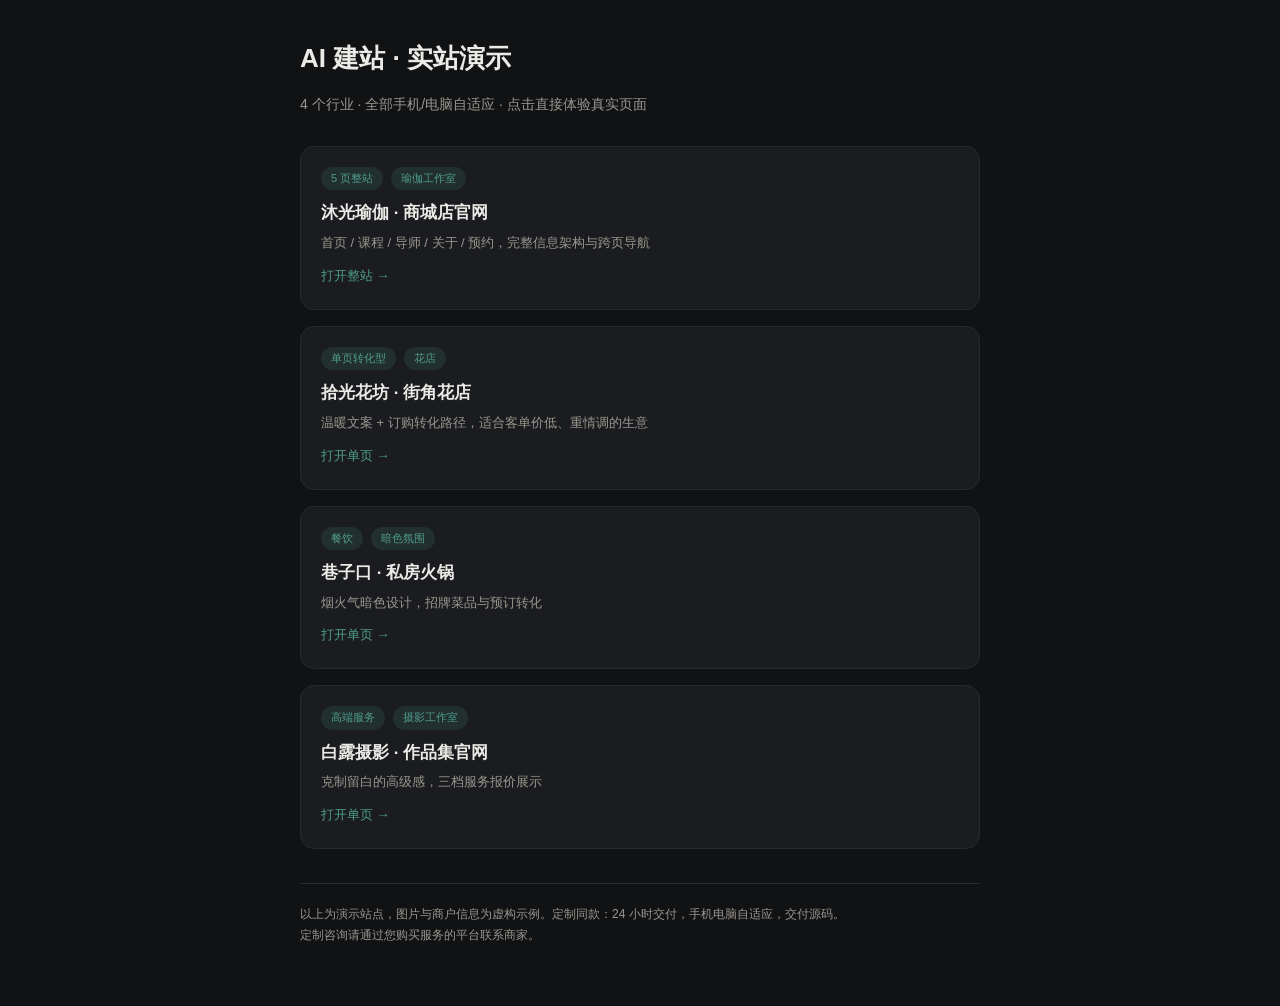
<file: index.html>
<!DOCTYPE html>
<html lang="zh-CN">
<head>
<meta charset="UTF-8">
<meta name="viewport" content="width=device-width, initial-scale=1.0">
<title>AI 建站作品集 · 4 行业实站演示</title>
<style>
  :root{--bg:#111214;--ink:#eceae6;--sub:#9b968e;--accent:#4f9d8b;--card:#1a1c1f;--line:#26292d}
  *{margin:0;padding:0;box-sizing:border-box}
  body{font-family:"PingFang SC","Microsoft YaHei",sans-serif;background:var(--bg);color:var(--ink);line-height:1.75}
  .wrap{max-width:720px;margin:0 auto;padding:36px 20px 60px}
  h1{font-size:26px;font-weight:700}
  .sub{color:var(--sub);font-size:14px;margin:10px 0 30px}
  .demo{display:block;background:var(--card);border:1px solid var(--line);border-radius:14px;padding:20px;margin-bottom:16px;text-decoration:none;color:var(--ink)}
  .demo:active{border-color:var(--accent)}
  .tag-row{display:flex;gap:8px;margin-bottom:8px;flex-wrap:wrap}
  .tag{font-size:11px;background:rgba(79,157,139,.15);color:var(--accent);padding:2px 10px;border-radius:999px}
  .demo h2{font-size:17px}
  .demo p{font-size:13px;color:var(--sub);margin-top:4px}
  .go{color:var(--accent);font-size:13px;margin-top:10px;display:inline-block}
  .note{border-top:1px solid var(--line);margin-top:34px;padding-top:20px;font-size:12px;color:var(--sub)}
</style>
</head>
<body>
<div class="wrap">
  <h1>AI 建站 · 实站演示</h1>
  <div class="sub">4 个行业 · 全部手机/电脑自适应 · 点击直接体验真实页面</div>

  <a class="demo" href="yoga/index.html">
    <div class="tag-row"><span class="tag">5 页整站</span><span class="tag">瑜伽工作室</span></div>
    <h2>沐光瑜伽 · 商城店官网</h2>
    <p>首页 / 课程 / 导师 / 关于 / 预约，完整信息架构与跨页导航</p>
    <span class="go">打开整站 →</span>
  </a>

  <a class="demo" href="florist/index.html">
    <div class="tag-row"><span class="tag">单页转化型</span><span class="tag">花店</span></div>
    <h2>拾光花坊 · 街角花店</h2>
    <p>温暖文案 + 订购转化路径，适合客单价低、重情调的生意</p>
    <span class="go">打开单页 →</span>
  </a>

  <a class="demo" href="hotpot/index.html">
    <div class="tag-row"><span class="tag">餐饮</span><span class="tag">暗色氛围</span></div>
    <h2>巷子口 · 私房火锅</h2>
    <p>烟火气暗色设计，招牌菜品与预订转化</p>
    <span class="go">打开单页 →</span>
  </a>

  <a class="demo" href="studio/index.html">
    <div class="tag-row"><span class="tag">高端服务</span><span class="tag">摄影工作室</span></div>
    <h2>白露摄影 · 作品集官网</h2>
    <p>克制留白的高级感，三档服务报价展示</p>
    <span class="go">打开单页 →</span>
  </a>

  <div class="note">
    以上为演示站点，图片与商户信息为虚构示例。定制同款：24 小时交付，手机电脑自适应，交付源码。<br>
    定制咨询请通过您购买服务的平台联系商家。
  </div>
</div>
</body>
</html>
</file>
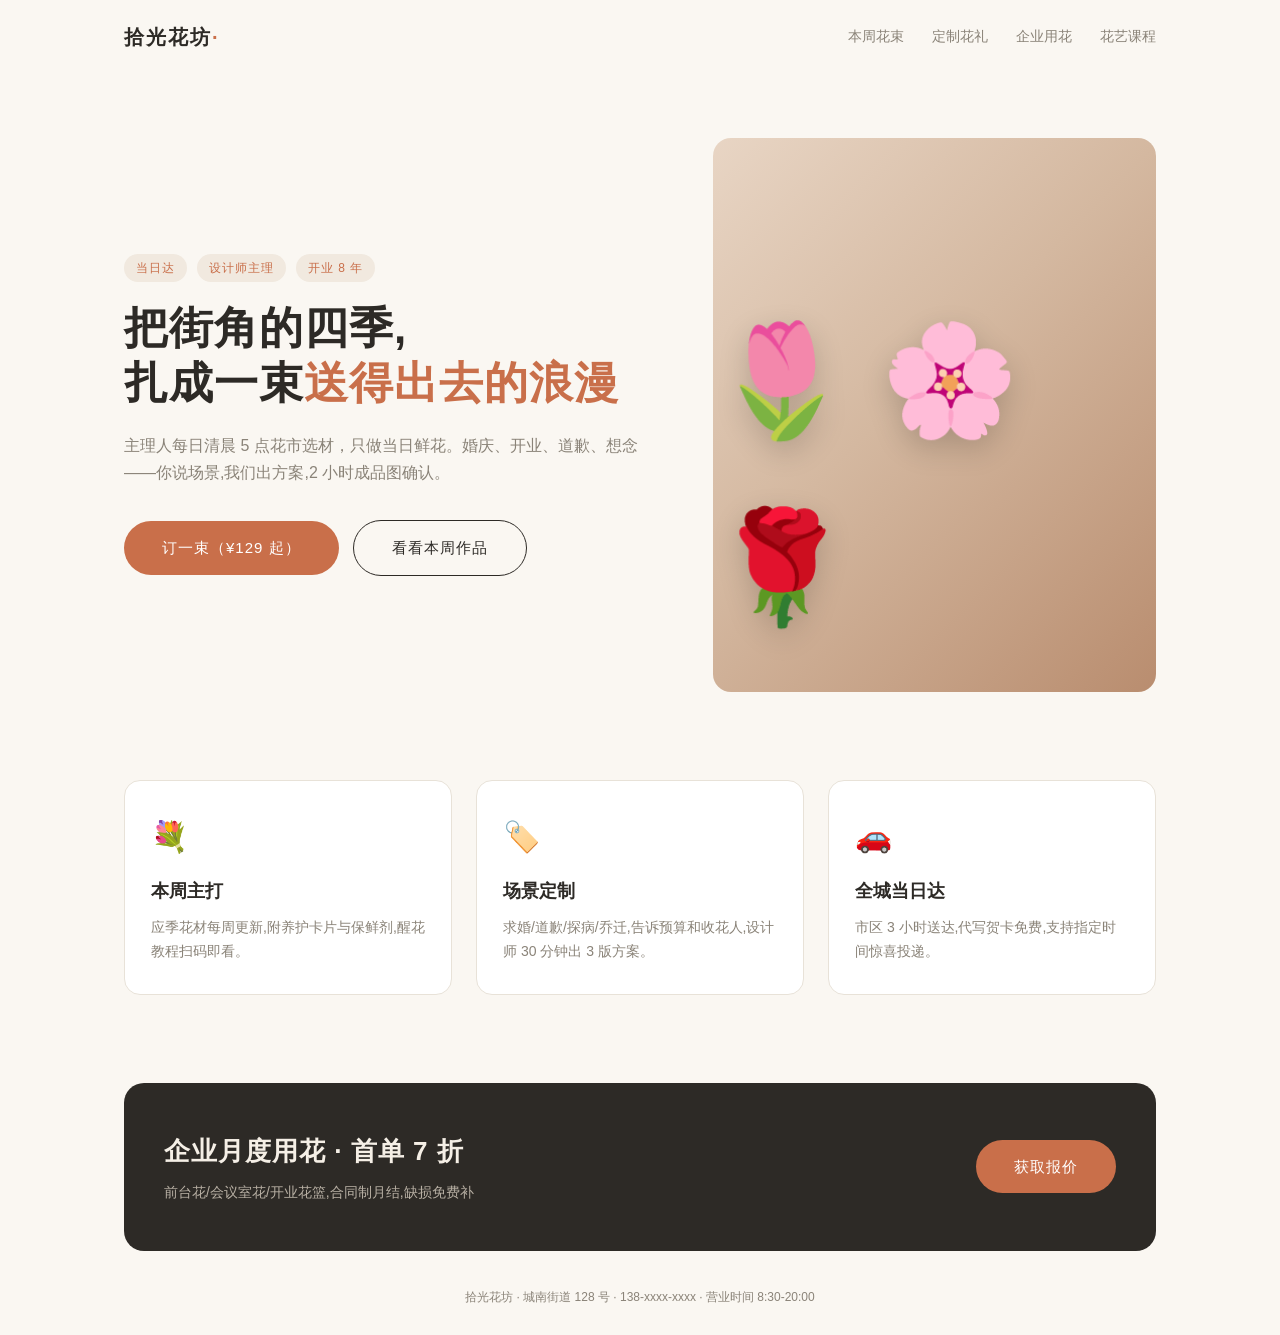
<file: florist/index.html>
<!DOCTYPE html>
<html lang="zh-CN">
<head>
<meta charset="UTF-8">
<meta name="viewport" content="width=device-width, initial-scale=1.0">
<title>拾光花坊 · 街角花店</title>
<style>
  :root{
    --bg:#faf7f2; --ink:#2d2a26; --sub:#8a8378; --accent:#c96f4a; --card:#ffffff; --line:#e8e2d8;
  }
  *{margin:0;padding:0;box-sizing:border-box}
  body{font-family:"PingFang SC","Microsoft YaHei",sans-serif;background:var(--bg);color:var(--ink);line-height:1.7}
  .wrap{max-width:1080px;margin:0 auto;padding:0 24px}
  nav{display:flex;justify-content:space-between;align-items:center;padding:20px 0}
  nav .logo{font-weight:700;font-size:20px;letter-spacing:2px}
  nav .logo span{color:var(--accent)}
  nav ul{display:flex;gap:28px;list-style:none;font-size:14px;color:var(--sub)}
  .hero{display:grid;grid-template-columns:1.1fr .9fr;gap:48px;align-items:center;padding:64px 0 88px}
  .hero h1{font-size:44px;line-height:1.25;letter-spacing:1px}
  .hero h1 em{font-style:normal;color:var(--accent)}
  .hero p{color:var(--sub);margin:22px 0 34px;font-size:16px}
  .btn{display:inline-block;background:var(--accent);color:#fff;padding:14px 38px;border-radius:999px;text-decoration:none;font-size:15px;letter-spacing:1px}
  .btn.ghost{background:transparent;color:var(--ink);border:1.5px solid var(--ink);margin-left:14px}
  .photo{aspect-ratio:4/5;background:linear-gradient(135deg,#e8d5c4 0%,#d4b8a0 45%,#b98d6f 100%);border-radius:18px;display:flex;align-items:end;justify-content:center;position:relative;overflow:hidden}
  .photo::after{content:"🌷 🌸 🌹";font-size:110px;position:absolute;bottom:32px;text-shadow:0 10px 30px rgba(0,0,0,.18)}
  .tags{display:flex;gap:10px;margin-bottom:18px}
  .tag{font-size:12px;background:#f1e9df;color:var(--accent);padding:4px 12px;border-radius:999px;letter-spacing:1px}
  .grid{display:grid;grid-template-columns:repeat(3,1fr);gap:24px;padding:0 0 88px}
  .card{background:var(--card);border:1px solid var(--line);border-radius:16px;padding:30px 26px}
  .card h3{font-size:18px;margin:14px 0 10px}
  .card p{font-size:14px;color:var(--sub)}
  .ico{font-size:30px}
  .band{background:var(--ink);color:#f5efe6;border-radius:20px;padding:46px 40px;display:flex;justify-content:space-between;align-items:center}
  .band h2{font-size:26px;letter-spacing:1px}
  .band p{color:#b8b0a4;font-size:14px;margin-top:8px}
  footer{text-align:center;color:var(--sub);font-size:12px;padding:36px 0 28px}
</style>
</head>
<body>
<div class="wrap">
  <nav>
    <div class="logo">拾光花坊<span>·</span></div>
    <ul><li>本周花束</li><li>定制花礼</li><li>企业用花</li><li>花艺课程</li></ul>
  </nav>
  <section class="hero">
    <div>
      <div class="tags"><span class="tag">当日达</span><span class="tag">设计师主理</span><span class="tag">开业 8 年</span></div>
      <h1>把街角的四季,<br>扎成一束<em>送得出去的浪漫</em></h1>
      <p>主理人每日清晨 5 点花市选材，只做当日鲜花。婚庆、开业、道歉、想念——你说场景,我们出方案,2 小时成品图确认。</p>
      <a class="btn" href="#order">订一束（¥129 起）</a><a class="btn ghost" href="#works">看看本周作品</a>
    </div>
    <div class="photo"></div>
  </section>
  <section class="grid">
    <div class="card"><div class="ico">💐</div><h3>本周主打</h3><p>应季花材每周更新,附养护卡片与保鲜剂,醒花教程扫码即看。</p></div>
    <div class="card"><div class="ico">🏷️</div><h3>场景定制</h3><p>求婚/道歉/探病/乔迁,告诉预算和收花人,设计师 30 分钟出 3 版方案。</p></div>
    <div class="card"><div class="ico">🚗</div><h3>全城当日达</h3><p>市区 3 小时送达,代写贺卡免费,支持指定时间惊喜投递。</p></div>
  </section>
  <section class="band">
    <div><h2>企业月度用花 · 首单 7 折</h2><p>前台花/会议室花/开业花篮,合同制月结,缺损免费补</p></div>
    <a class="btn" href="#b2b">获取报价</a>
  </section>
  <footer>拾光花坊 · 城南街道 128 号 · 138-xxxx-xxxx · 营业时间 8:30-20:00</footer>
</div>
</body>
</html>
</file>
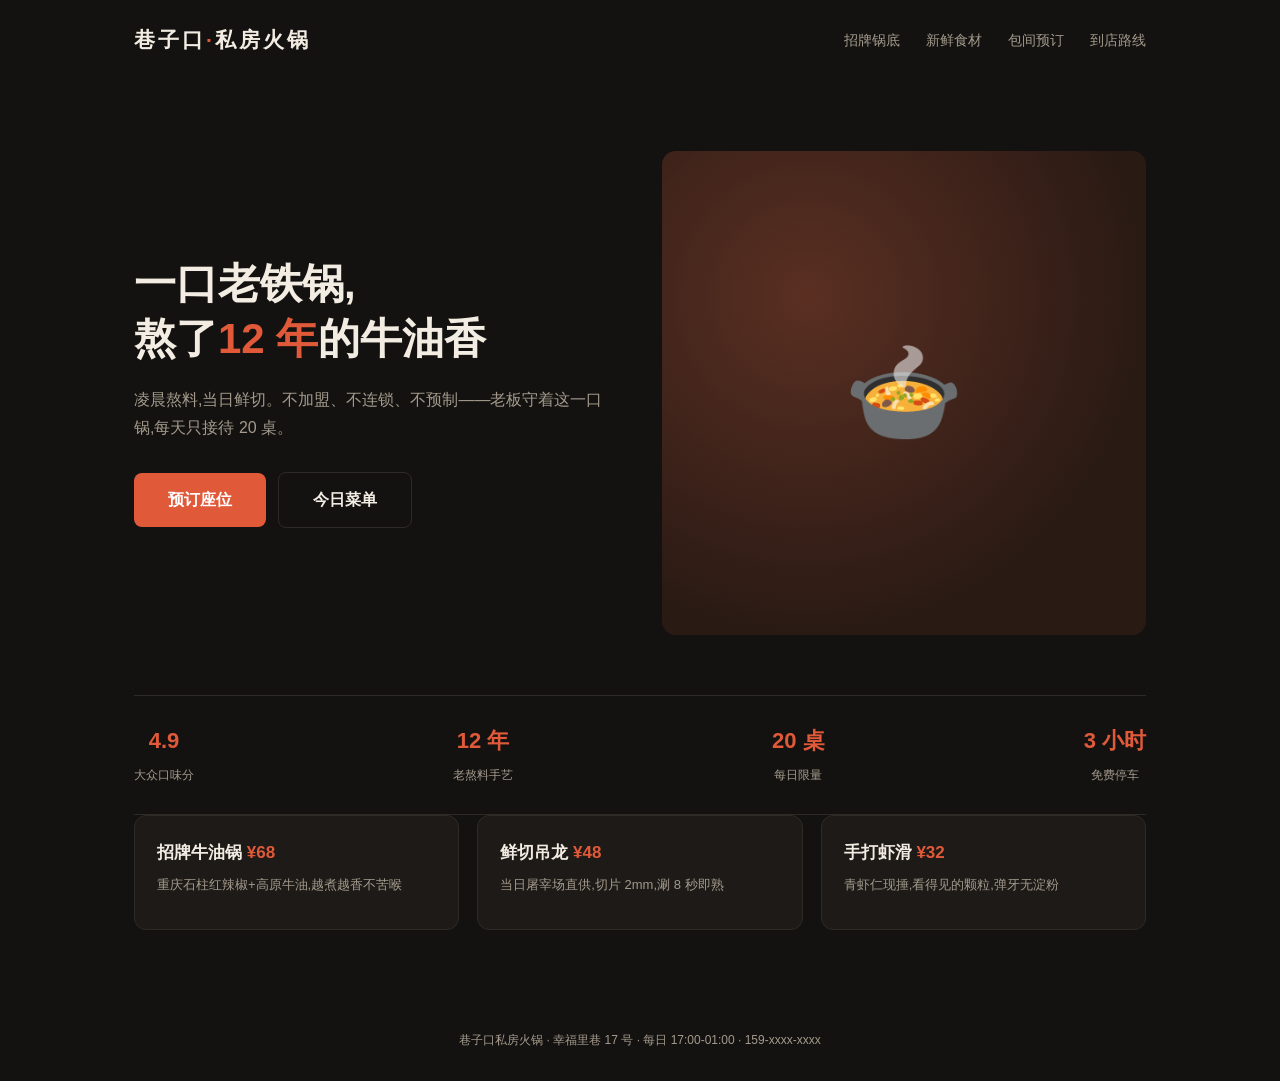
<file: hotpot/index.html>
<!DOCTYPE html>
<html lang="zh-CN">
<head>
<meta charset="UTF-8">
<meta name="viewport" content="width=device-width, initial-scale=1.0">
<title>巷子口·私房火锅</title>
<style>
  :root{--bg:#141210;--ink:#f2ece2;--sub:#a39a8c;--accent:#e05a3a;--card:#1d1a17;--line:#2e2a25}
  *{margin:0;padding:0;box-sizing:border-box}
  body{font-family:"PingFang SC","Microsoft YaHei",sans-serif;background:var(--bg);color:var(--ink);line-height:1.75}
  .wrap{max-width:1060px;margin:0 auto;padding:0 24px}
  nav{display:flex;justify-content:space-between;align-items:center;padding:22px 0}
  .logo{font-weight:800;font-size:21px;letter-spacing:3px}.logo span{color:var(--accent)}
  nav ul{display:flex;gap:26px;list-style:none;font-size:14px;color:var(--sub)}
  .hero{padding:70px 0 60px;display:grid;grid-template-columns:1fr 1fr;gap:44px;align-items:center}
  .hero h1{font-size:42px;line-height:1.3}
  .hero h1 em{font-style:normal;color:var(--accent)}
  .hero p{color:var(--sub);margin:20px 0 30px}
  .btn{display:inline-block;background:var(--accent);color:#fff;padding:13px 34px;border-radius:8px;text-decoration:none;font-weight:600}
  .btn.ghost{background:transparent;border:1px solid var(--line);color:var(--ink);margin-left:12px}
  .img{aspect-ratio:1/1;background:radial-gradient(circle at 30% 30%,#5a2f22,#2a1a14 70%);border-radius:14px;display:flex;align-items:center;justify-content:center;font-size:96px}
  .menu{display:grid;grid-template-columns:repeat(3,1fr);gap:18px;padding-bottom:70px}
  .dish{background:var(--card);border:1px solid var(--line);border-radius:12px;padding:22px}
  .dish .n{font-size:17px;font-weight:700}.dish .d{font-size:13px;color:var(--sub);margin:6px 0 10px}
  .price{color:var(--accent);font-weight:700}
  .strip{border-top:1px solid var(--line);border-bottom:1px solid var(--line);padding:26px 0;display:flex;justify-content:space-between;gap:20px;text-align:center}
  .strip b{font-size:22px;color:var(--accent);display:block}
  .strip span{font-size:12px;color:var(--sub)}
  footer{text-align:center;color:var(--sub);font-size:12px;padding:30px 0}
</style>
</head>
<body>
<div class="wrap">
  <nav><div class="logo">巷子口<span>·</span>私房火锅</div><ul><li>招牌锅底</li><li>新鲜食材</li><li>包间预订</li><li>到店路线</li></ul></nav>
  <section class="hero">
    <div>
      <h1>一口老铁锅,<br>熬了<em>12 年</em>的牛油香</h1>
      <p>凌晨熬料,当日鲜切。不加盟、不连锁、不预制——老板守着这一口锅,每天只接待 20 桌。</p>
      <a class="btn" href="#book">预订座位</a><a class="btn ghost" href="#menu">今日菜单</a>
    </div>
    <div class="img">🍲</div>
  </section>
  <div class="strip">
    <div><b>4.9</b><span>大众口味分</span></div>
    <div><b>12 年</b><span>老熬料手艺</span></div>
    <div><b>20 桌</b><span>每日限量</span></div>
    <div><b>3 小时</b><span>免费停车</span></div>
  </div>
  <section class="menu" id="menu">
    <div class="dish"><div class="n">招牌牛油锅 <span class="price">¥68</span></div><div class="d">重庆石柱红辣椒+高原牛油,越煮越香不苦喉</div></div>
    <div class="dish"><div class="n">鲜切吊龙 <span class="price">¥48</span></div><div class="d">当日屠宰场直供,切片 2mm,涮 8 秒即熟</div></div>
    <div class="dish"><div class="n">手打虾滑 <span class="price">¥32</span></div><div class="d">青虾仁现捶,看得见的颗粒,弹牙无淀粉</div></div>
  </section>
  <footer>巷子口私房火锅 · 幸福里巷 17 号 · 每日 17:00-01:00 · 159-xxxx-xxxx</footer>
</div>
</body>
</html>
</file>
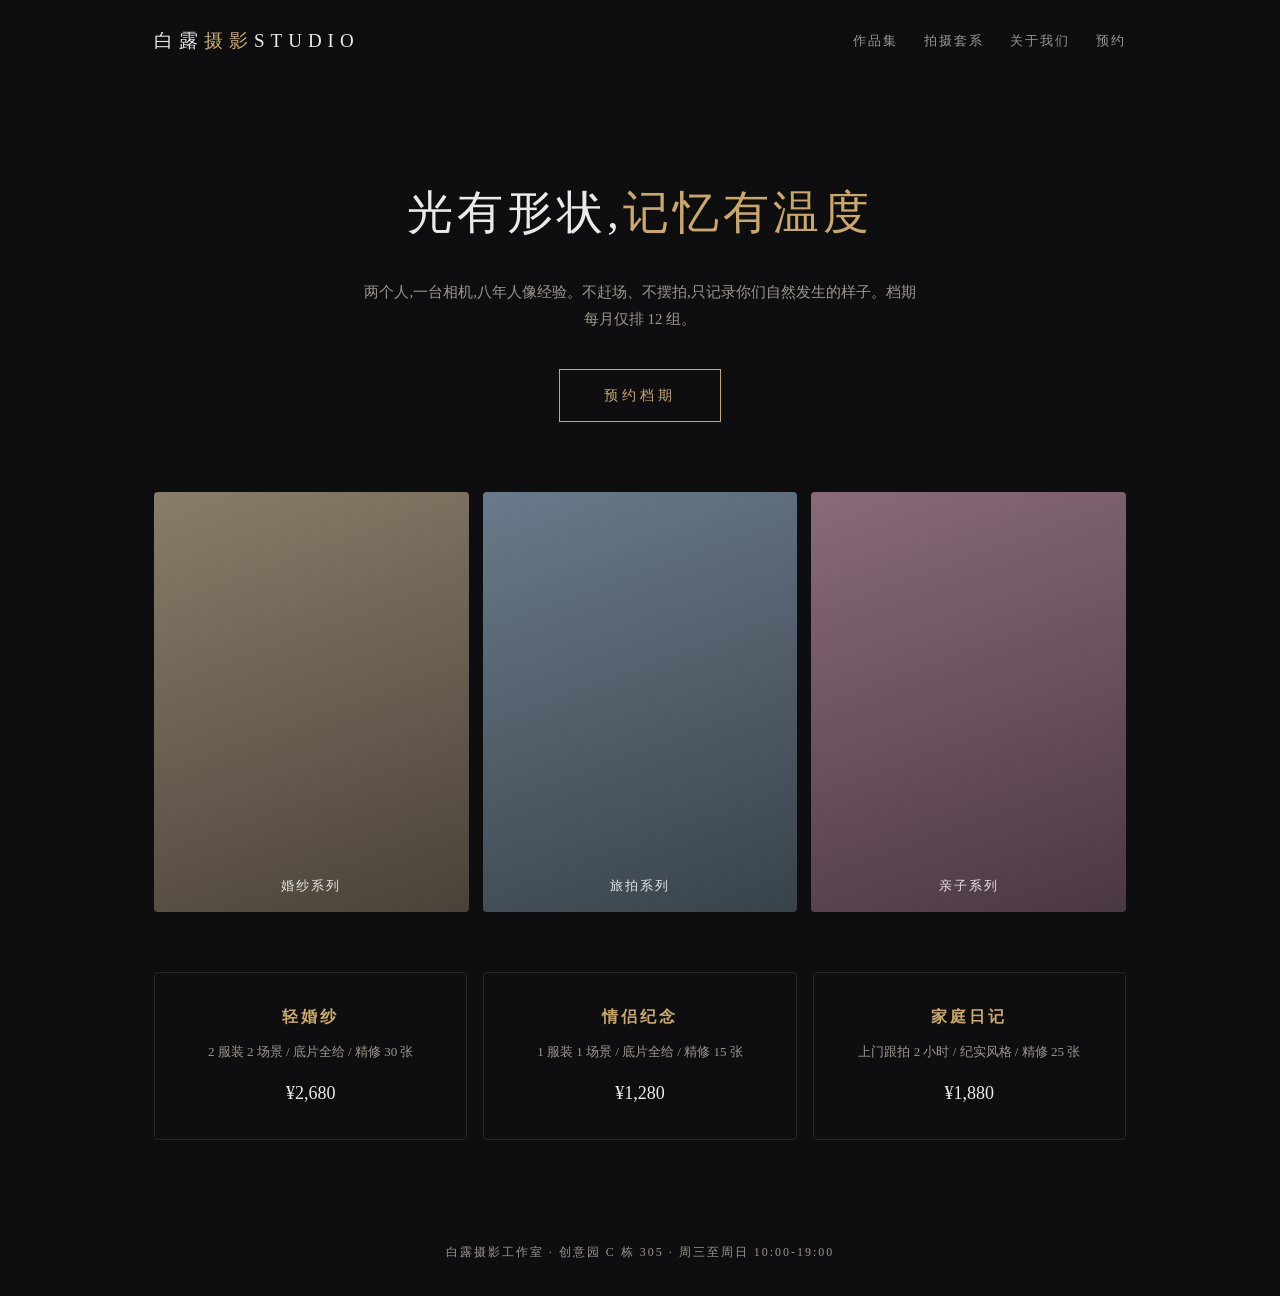
<file: studio/index.html>
<!DOCTYPE html>
<html lang="zh-CN">
<head>
<meta charset="UTF-8">
<meta name="viewport" content="width=device-width, initial-scale=1.0">
<title>白露摄影工作室</title>
<style>
  :root{--bg:#0e0e10;--ink:#eceae6;--sub:#9b968e;--accent:#c9a86a;--card:#17171a;--line:#26262b}
  *{margin:0;padding:0;box-sizing:border-box}
  body{font-family:"PingFang SC","Microsoft YaHei",serif;background:var(--bg);color:var(--ink);line-height:1.8}
  .wrap{max-width:1020px;margin:0 auto;padding:0 24px}
  nav{display:flex;justify-content:space-between;align-items:center;padding:24px 0}
  .logo{letter-spacing:6px;font-size:19px}.logo span{color:var(--accent)}
  nav ul{display:flex;gap:26px;list-style:none;font-size:13px;color:var(--sub);letter-spacing:2px}
  .hero{text-align:center;padding:90px 0 70px}
  .hero h1{font-size:46px;letter-spacing:4px;font-weight:400}
  .hero h1 b{color:var(--accent);font-weight:400}
  .hero p{color:var(--sub);margin:24px auto 36px;max-width:560px;font-size:15px}
  .btn{display:inline-block;border:1px solid var(--accent);color:var(--accent);padding:13px 44px;text-decoration:none;letter-spacing:4px;font-size:14px}
  .gallery{display:grid;grid-template-columns:repeat(3,1fr);gap:14px;padding-bottom:60px}
  .ph{aspect-ratio:3/4;border-radius:4px;display:flex;align-items:end;justify-content:center;padding:14px;font-size:13px;letter-spacing:2px;color:rgba(255,255,255,.85)}
  .p1{background:linear-gradient(160deg,#8a7c6a,#4a4238)}
  .p2{background:linear-gradient(160deg,#6a7a8a,#38424a)}
  .p3{background:linear-gradient(160deg,#8a6a7a,#4a3842)}
  .svc{display:grid;grid-template-columns:repeat(3,1fr);gap:16px;padding-bottom:70px;text-align:center}
  .s{border:1px solid var(--line);padding:30px 20px;border-radius:4px}
  .s h3{font-size:16px;letter-spacing:3px;margin-bottom:8px;color:var(--accent)}
  .s p{font-size:13px;color:var(--sub)}
  .s .pr{margin-top:14px;font-size:18px}
  footer{text-align:center;color:var(--sub);font-size:12px;letter-spacing:2px;padding:32px 0}
</style>
</head>
<body>
<div class="wrap">
  <nav><div class="logo">白露<span>摄影</span>STUDIO</div><ul><li>作品集</li><li>拍摄套系</li><li>关于我们</li><li>预约</li></ul></nav>
  <section class="hero">
    <h1>光有形状,<b>记忆有温度</b></h1>
    <p>两个人,一台相机,八年人像经验。不赶场、不摆拍,只记录你们自然发生的样子。档期每月仅排 12 组。</p>
    <a class="btn" href="#book">预约档期</a>
  </section>
  <section class="gallery">
    <div class="ph p1">婚纱系列</div>
    <div class="ph p2">旅拍系列</div>
    <div class="ph p3">亲子系列</div>
  </section>
  <section class="svc">
    <div class="s"><h3>轻婚纱</h3><p>2 服装 2 场景 / 底片全给 / 精修 30 张</p><div class="pr">¥2,680</div></div>
    <div class="s"><h3>情侣纪念</h3><p>1 服装 1 场景 / 底片全给 / 精修 15 张</p><div class="pr">¥1,280</div></div>
    <div class="s"><h3>家庭日记</h3><p>上门跟拍 2 小时 / 纪实风格 / 精修 25 张</p><div class="pr">¥1,880</div></div>
  </section>
  <footer>白露摄影工作室 · 创意园 C 栋 305 · 周三至周日 10:00-19:00</footer>
</div>
</body>
</html>
</file>
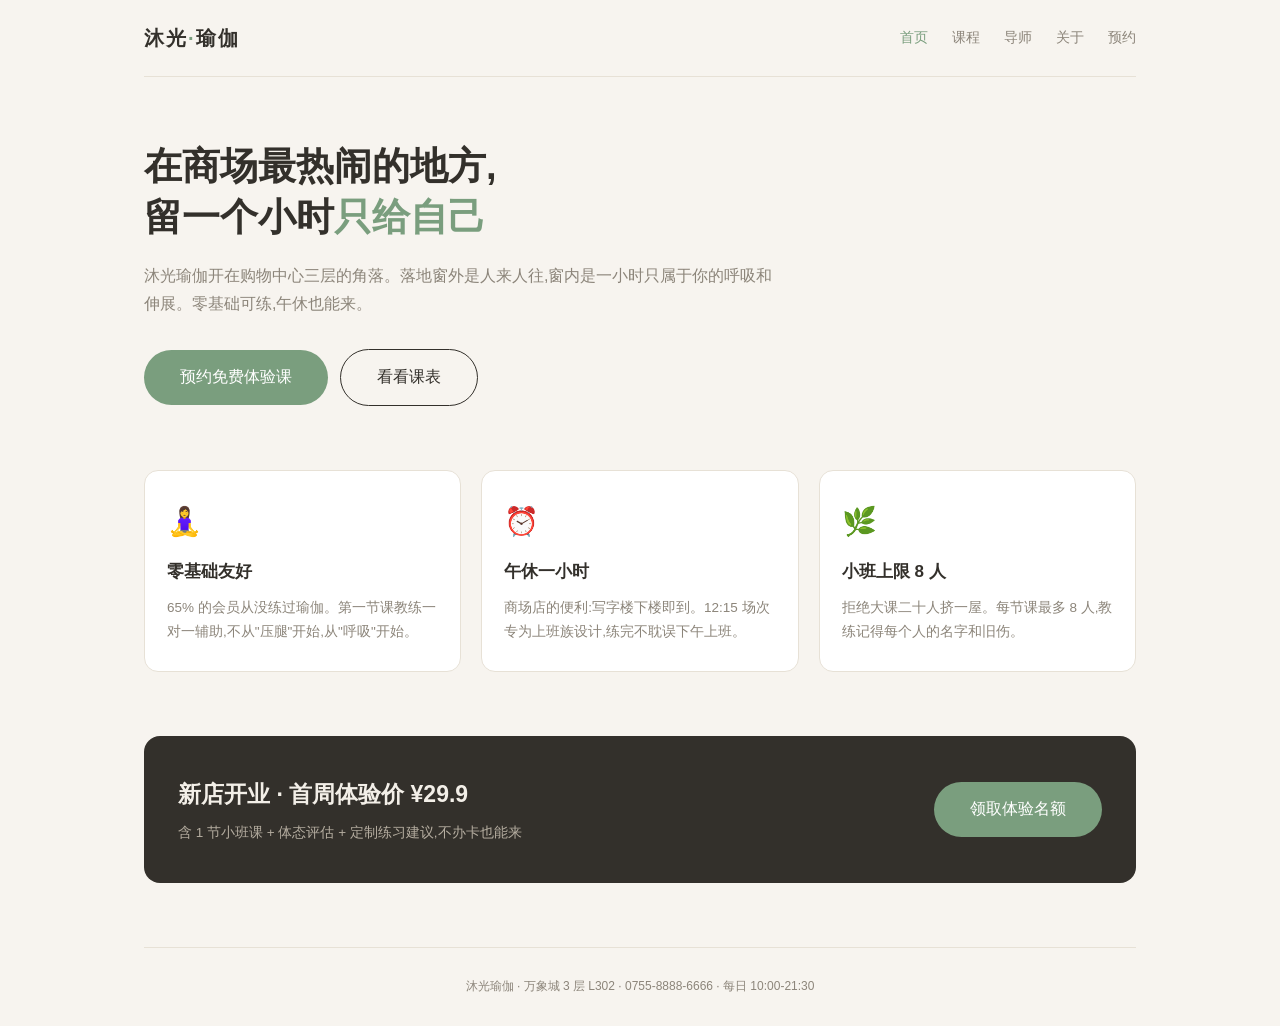
<file: yoga/index.html>
<!DOCTYPE html>
<html lang="zh-CN">
<head>
<meta charset="UTF-8"><meta name="viewport" content="width=device-width, initial-scale=1.0">
<title>沐光瑜伽 · 商场里的静谧一小时</title>
<link rel="stylesheet" href="style.css">
</head>
<body>
<div class="wrap">
<nav>
  <div class="logo">沐光<span>·</span>瑜伽</div>
  <ul><li><a class="on" href="index.html">首页</a></li><li><a href="classes.html">课程</a></li><li><a href="coaches.html">导师</a></li><li><a href="about.html">关于</a></li><li><a href="contact.html">预约</a></li></ul>
</nav>
<section class="hero">
  <h1>在商场最热闹的地方,<br>留一个小时<em>只给自己</em></h1>
  <p>沐光瑜伽开在购物中心三层的角落。落地窗外是人来人往,窗内是一小时只属于你的呼吸和伸展。零基础可练,午休也能来。</p>
  <a class="btn" href="contact.html">预约免费体验课</a><a class="btn ghost" href="classes.html">看看课表</a>
</section>
<section class="grid3">
  <div class="card"><div class="ico">🧘‍♀️</div><h3>零基础友好</h3><p>65% 的会员从没练过瑜伽。第一节课教练一对一辅助,不从"压腿"开始,从"呼吸"开始。</p></div>
  <div class="card"><div class="ico">⏰</div><h3>午休一小时</h3><p>商场店的便利:写字楼下楼即到。12:15 场次专为上班族设计,练完不耽误下午上班。</p></div>
  <div class="card"><div class="ico">🌿</div><h3>小班上限 8 人</h3><p>拒绝大课二十人挤一屋。每节课最多 8 人,教练记得每个人的名字和旧伤。</p></div>
</section>
<section class="band">
  <div><h2>新店开业 · 首周体验价 ¥29.9</h2><p>含 1 节小班课 + 体态评估 + 定制练习建议,不办卡也能来</p></div>
  <a class="btn" href="contact.html">领取体验名额</a>
</section>
<footer>沐光瑜伽 · 万象城 3 层 L302 · 0755-8888-6666 · 每日 10:00-21:30</footer>
</div>
</body>
</html>
</file>
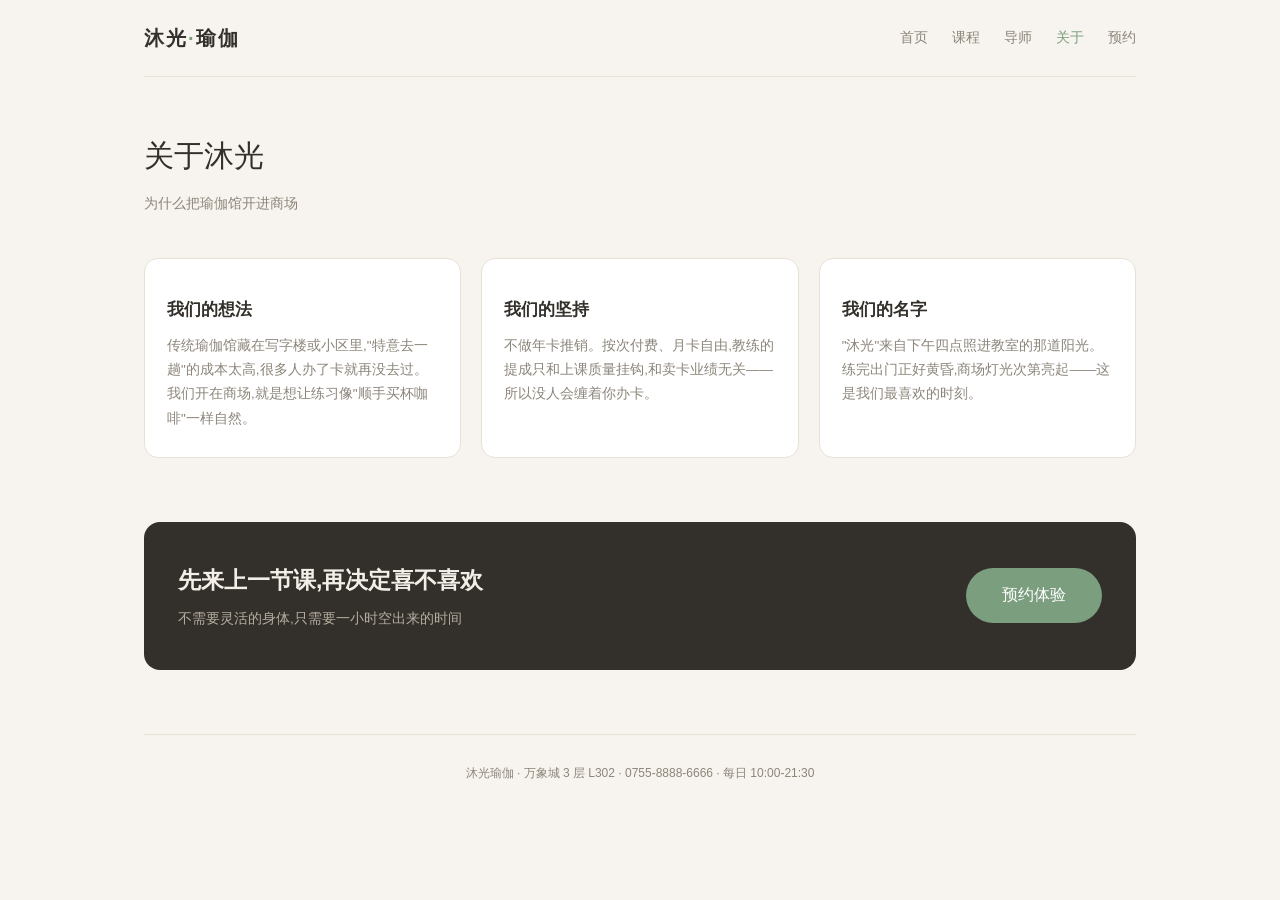
<file: yoga/about.html>
<!DOCTYPE html>
<html lang="zh-CN">
<head>
<meta charset="UTF-8"><meta name="viewport" content="width=device-width, initial-scale=1.0">
<title>关于我们 · 沐光瑜伽</title>
<link rel="stylesheet" href="style.css">
</head>
<body>
<div class="wrap">
<nav>
  <div class="logo">沐光<span>·</span>瑜伽</div>
  <ul><li><a href="index.html">首页</a></li><li><a href="classes.html">课程</a></li><li><a href="coaches.html">导师</a></li><li><a class="on" href="about.html">关于</a></li><li><a href="contact.html">预约</a></li></ul>
</nav>
<div class="page-title">关于沐光<small>为什么把瑜伽馆开进商场</small></div>
<section class="grid3">
  <div class="card"><h3>我们的想法</h3><p>传统瑜伽馆藏在写字楼或小区里,"特意去一趟"的成本太高,很多人办了卡就再没去过。我们开在商场,就是想让练习像"顺手买杯咖啡"一样自然。</p></div>
  <div class="card"><h3>我们的坚持</h3><p>不做年卡推销。按次付费、月卡自由,教练的提成只和上课质量挂钩,和卖卡业绩无关——所以没人会缠着你办卡。</p></div>
  <div class="card"><h3>我们的名字</h3><p>"沐光"来自下午四点照进教室的那道阳光。练完出门正好黄昏,商场灯光次第亮起——这是我们最喜欢的时刻。</p></div>
</section>
<section class="band">
  <div><h2>先来上一节课,再决定喜不喜欢</h2><p>不需要灵活的身体,只需要一小时空出来的时间</p></div>
  <a class="btn" href="contact.html">预约体验</a>
</section>
<footer>沐光瑜伽 · 万象城 3 层 L302 · 0755-8888-6666 · 每日 10:00-21:30</footer>
</div>
</body>
</html>
</file>
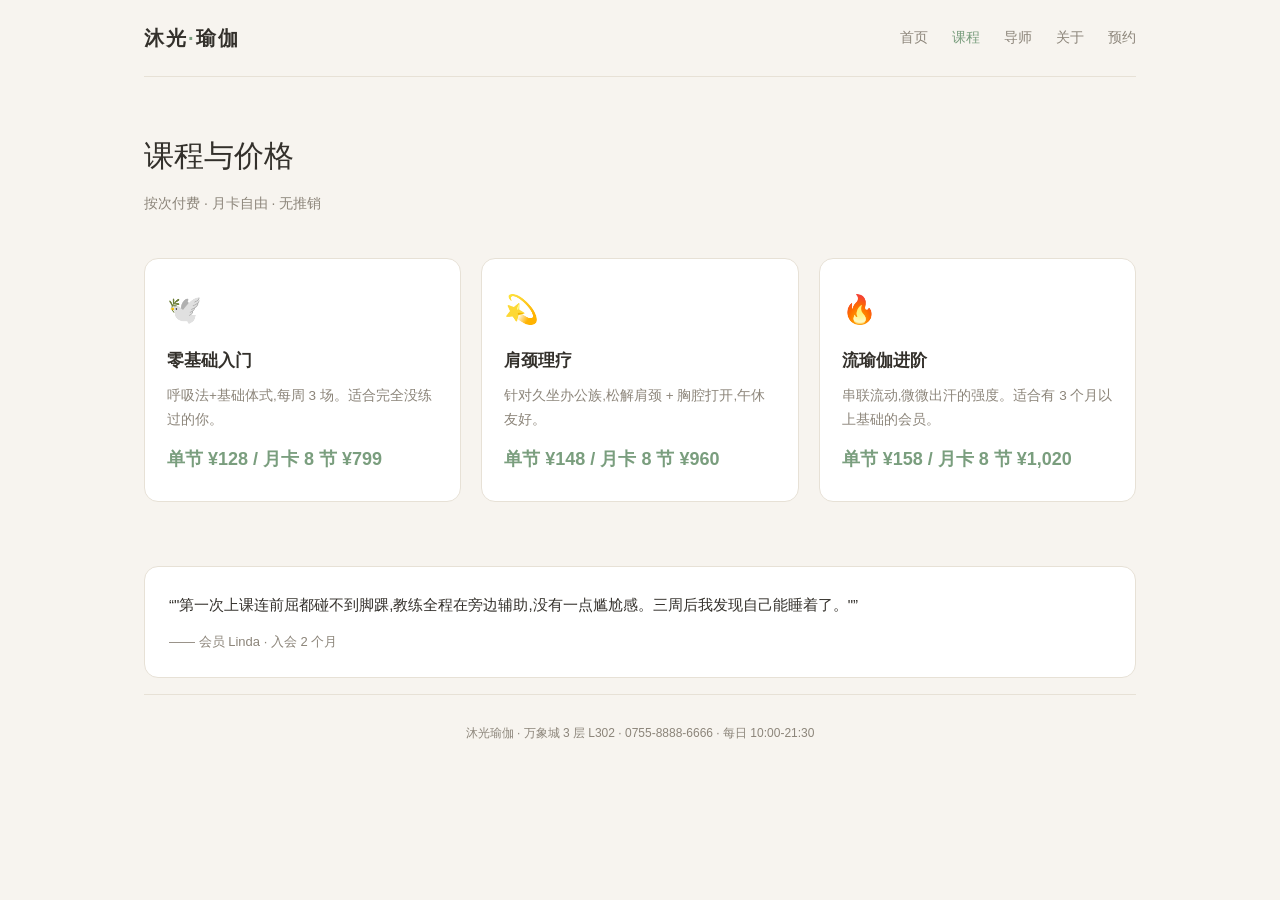
<file: yoga/classes.html>
<!DOCTYPE html>
<html lang="zh-CN">
<head>
<meta charset="UTF-8"><meta name="viewport" content="width=device-width, initial-scale=1.0">
<title>课程 · 沐光瑜伽</title>
<link rel="stylesheet" href="style.css">
</head>
<body>
<div class="wrap">
<nav>
  <div class="logo">沐光<span>·</span>瑜伽</div>
  <ul><li><a href="index.html">首页</a></li><li><a class="on" href="classes.html">课程</a></li><li><a href="coaches.html">导师</a></li><li><a href="about.html">关于</a></li><li><a href="contact.html">预约</a></li></ul>
</nav>
<div class="page-title">课程与价格<small>按次付费 · 月卡自由 · 无推销</small></div>
<section class="grid3">
  <div class="card"><div class="ico">🕊️</div><h3>零基础入门</h3><p>呼吸法+基础体式,每周 3 场。适合完全没练过的你。</p><div class="price">单节 ¥128 / 月卡 8 节 ¥799</div></div>
  <div class="card"><div class="ico">💫</div><h3>肩颈理疗</h3><p>针对久坐办公族,松解肩颈 + 胸腔打开,午休友好。</p><div class="price">单节 ¥148 / 月卡 8 节 ¥960</div></div>
  <div class="card"><div class="ico">🔥</div><h3>流瑜伽进阶</h3><p>串联流动,微微出汗的强度。适合有 3 个月以上基础的会员。</p><div class="price">单节 ¥158 / 月卡 8 节 ¥1,020</div></div>
</section>
<section class="case"><q>"第一次上课连前屈都碰不到脚踝,教练全程在旁边辅助,没有一点尴尬感。三周后我发现自己能睡着了。"</q><div class="who">—— 会员 Linda · 入会 2 个月</div></section>
<footer>沐光瑜伽 · 万象城 3 层 L302 · 0755-8888-6666 · 每日 10:00-21:30</footer>
</div>
</body>
</html>
</file>
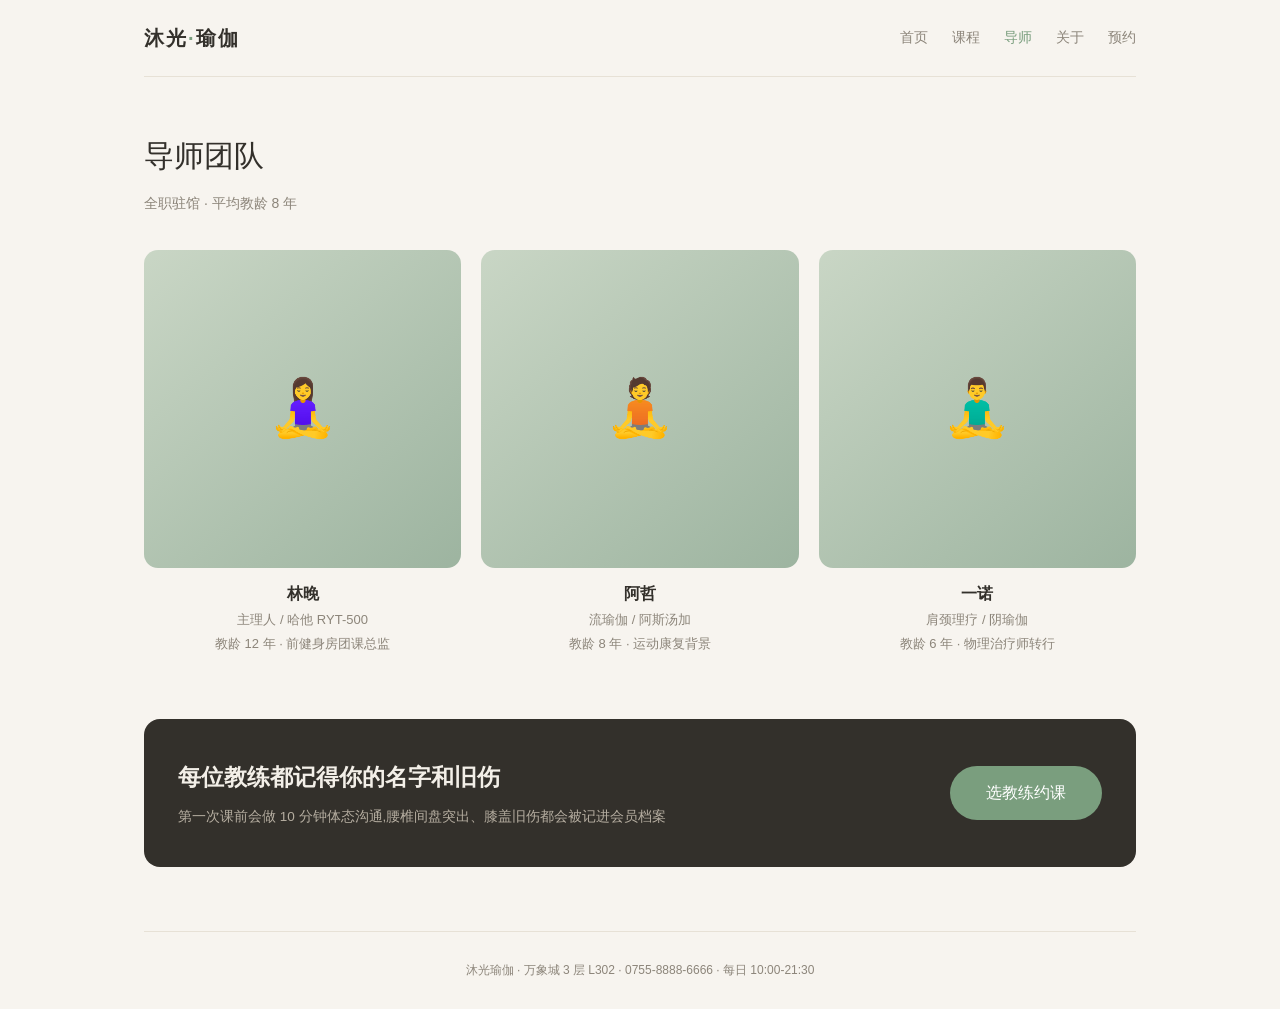
<file: yoga/coaches.html>
<!DOCTYPE html>
<html lang="zh-CN">
<head>
<meta charset="UTF-8"><meta name="viewport" content="width=device-width, initial-scale=1.0">
<title>导师 · 沐光瑜伽</title>
<link rel="stylesheet" href="style.css">
</head>
<body>
<div class="wrap">
<nav>
  <div class="logo">沐光<span>·</span>瑜伽</div>
  <ul><li><a href="index.html">首页</a></li><li><a href="classes.html">课程</a></li><li><a class="on" href="coaches.html">导师</a></li><li><a href="about.html">关于</a></li><li><a href="contact.html">预约</a></li></ul>
</nav>
<div class="page-title">导师团队<small>全职驻馆 · 平均教龄 8 年</small></div>
<section class="coach">
  <div><div class="avatar">🧘‍♀️</div><h3>林晚</h3><div class="r">主理人 / 哈他 RYT-500<br>教龄 12 年 · 前健身房团课总监</div></div>
  <div><div class="avatar">🧘</div><h3>阿哲</h3><div class="r">流瑜伽 / 阿斯汤加<br>教龄 8 年 · 运动康复背景</div></div>
  <div><div class="avatar">🧘‍♂️</div><h3>一诺</h3><div class="r">肩颈理疗 / 阴瑜伽<br>教龄 6 年 · 物理治疗师转行</div></div>
</section>
<section class="band">
  <div><h2>每位教练都记得你的名字和旧伤</h2><p>第一次课前会做 10 分钟体态沟通,腰椎间盘突出、膝盖旧伤都会被记进会员档案</p></div>
  <a class="btn" href="contact.html">选教练约课</a>
</section>
<footer>沐光瑜伽 · 万象城 3 层 L302 · 0755-8888-6666 · 每日 10:00-21:30</footer>
</div>
</body>
</html>
</file>
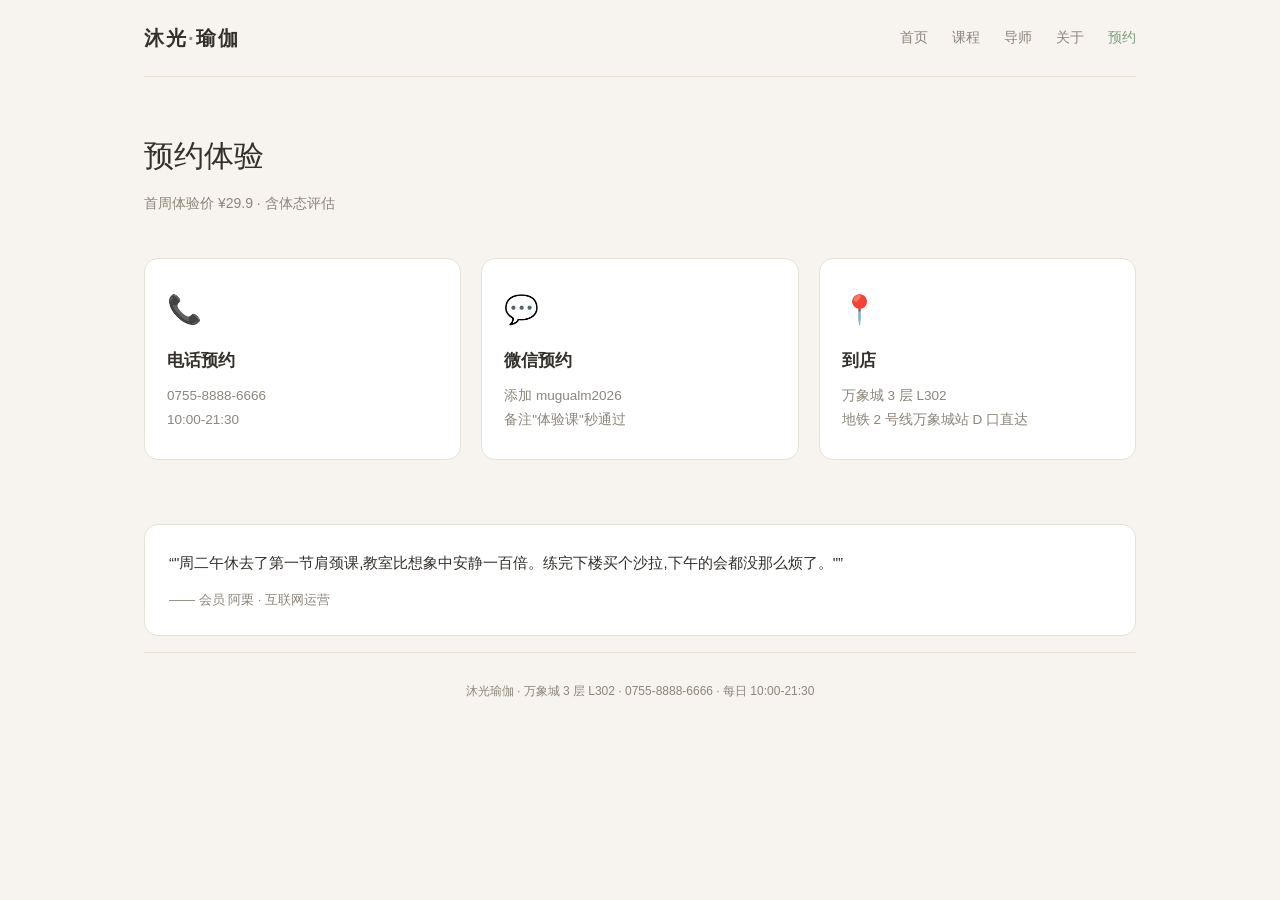
<file: yoga/contact.html>
<!DOCTYPE html>
<html lang="zh-CN">
<head>
<meta charset="UTF-8"><meta name="viewport" content="width=device-width, initial-scale=1.0">
<title>预约 · 沐光瑜伽</title>
<link rel="stylesheet" href="style.css">
</head>
<body>
<div class="wrap">
<nav>
  <div class="logo">沐光<span>·</span>瑜伽</div>
  <ul><li><a href="index.html">首页</a></li><li><a href="classes.html">课程</a></li><li><a href="coaches.html">导师</a></li><li><a href="about.html">关于</a></li><li><a class="on" href="contact.html">预约</a></li></ul>
</nav>
<div class="page-title">预约体验<small>首周体验价 ¥29.9 · 含体态评估</small></div>
<section class="grid3">
  <div class="card"><div class="ico">📞</div><h3>电话预约</h3><p>0755-8888-6666<br>10:00-21:30</p></div>
  <div class="card"><div class="ico">💬</div><h3>微信预约</h3><p>添加 mugualm2026<br>备注"体验课"秒通过</p></div>
  <div class="card"><div class="ico">📍</div><h3>到店</h3><p>万象城 3 层 L302<br>地铁 2 号线万象城站 D 口直达</p></div>
</section>
<section class="case"><q>"周二午休去了第一节肩颈课,教室比想象中安静一百倍。练完下楼买个沙拉,下午的会都没那么烦了。"</q><div class="who">—— 会员 阿栗 · 互联网运营</div></section>
<footer>沐光瑜伽 · 万象城 3 层 L302 · 0755-8888-6666 · 每日 10:00-21:30</footer>
</div>
</body>
</html>
</file>
<file: yoga/style.css>
/* 沐光瑜伽 — 共享样式 (交付演练: 5页官网, 买家输入仅一句话) */
:root{--bg:#f7f4ef;--ink:#33302b;--sub:#8c857a;--accent:#7a9e7e;--card:#fff;--line:#e7e1d6}
*{margin:0;padding:0;box-sizing:border-box}
body{font-family:"PingFang SC","Microsoft YaHei",sans-serif;background:var(--bg);color:var(--ink);line-height:1.8}
.wrap{max-width:1040px;margin:0 auto;padding:0 24px}
nav{display:flex;justify-content:space-between;align-items:center;padding:20px 0;border-bottom:1px solid var(--line)}
.logo{font-size:20px;font-weight:700;letter-spacing:2px}.logo span{color:var(--accent)}
nav ul{display:flex;gap:24px;list-style:none;font-size:14px}
nav a{color:var(--sub);text-decoration:none}nav a:hover,nav a.on{color:var(--accent)}
.hero{padding:64px 0 56px;max-width:640px}
.hero h1{font-size:38px;line-height:1.35}
.hero h1 em{font-style:normal;color:var(--accent)}
.hero p{color:var(--sub);margin:18px 0 30px}
.btn{display:inline-block;background:var(--accent);color:#fff;padding:13px 36px;border-radius:999px;text-decoration:none}
.btn.ghost{background:none;border:1.5px solid var(--ink);color:var(--ink);margin-left:12px}
.grid3{display:grid;grid-template-columns:repeat(3,1fr);gap:20px;padding:8px 0 64px}
.card{background:var(--card);border:1px solid var(--line);border-radius:14px;padding:26px 22px}
.card h3{font-size:17px;margin:10px 0 8px}.card p{font-size:13.5px;color:var(--sub)}
.ico{font-size:28px}
.price{color:var(--accent);font-weight:700;font-size:18px;margin-top:10px}
.band{background:var(--ink);color:#f3efe8;border-radius:16px;padding:38px 34px;margin-bottom:64px;display:flex;justify-content:space-between;align-items:center;gap:20px}
.band h2{font-size:23px}.band p{color:#b5ada0;font-size:13.5px;margin-top:6px}
.coach{display:grid;grid-template-columns:repeat(3,1fr);gap:20px;padding-bottom:64px}
.avatar{aspect-ratio:1;background:linear-gradient(140deg,#c9d6c5,#9db4a0);border-radius:14px;display:flex;align-items:center;justify-content:center;font-size:56px}
.coach h3{text-align:center;font-size:16px;margin-top:12px}.coach .r{text-align:center;color:var(--sub);font-size:13px}
.case{background:var(--card);border:1px solid var(--line);border-radius:14px;padding:24px;margin-bottom:16px}
.case q{font-size:15px;color:var(--ink)}
.case .who{color:var(--sub);font-size:13px;margin-top:10px}
footer{border-top:1px solid var(--line);text-align:center;color:var(--sub);font-size:12px;padding:28px 0}
.page-title{padding:52px 0 34px;font-size:30px}
.page-title small{display:block;color:var(--sub);font-size:14px;margin-top:8px}
@media(max-width:720px){.hero h1{font-size:30px}.grid3,.coach{grid-template-columns:1fr}.band{flex-direction:column;text-align:center}.btn.ghost{margin:10px 0 0}}
</file>
